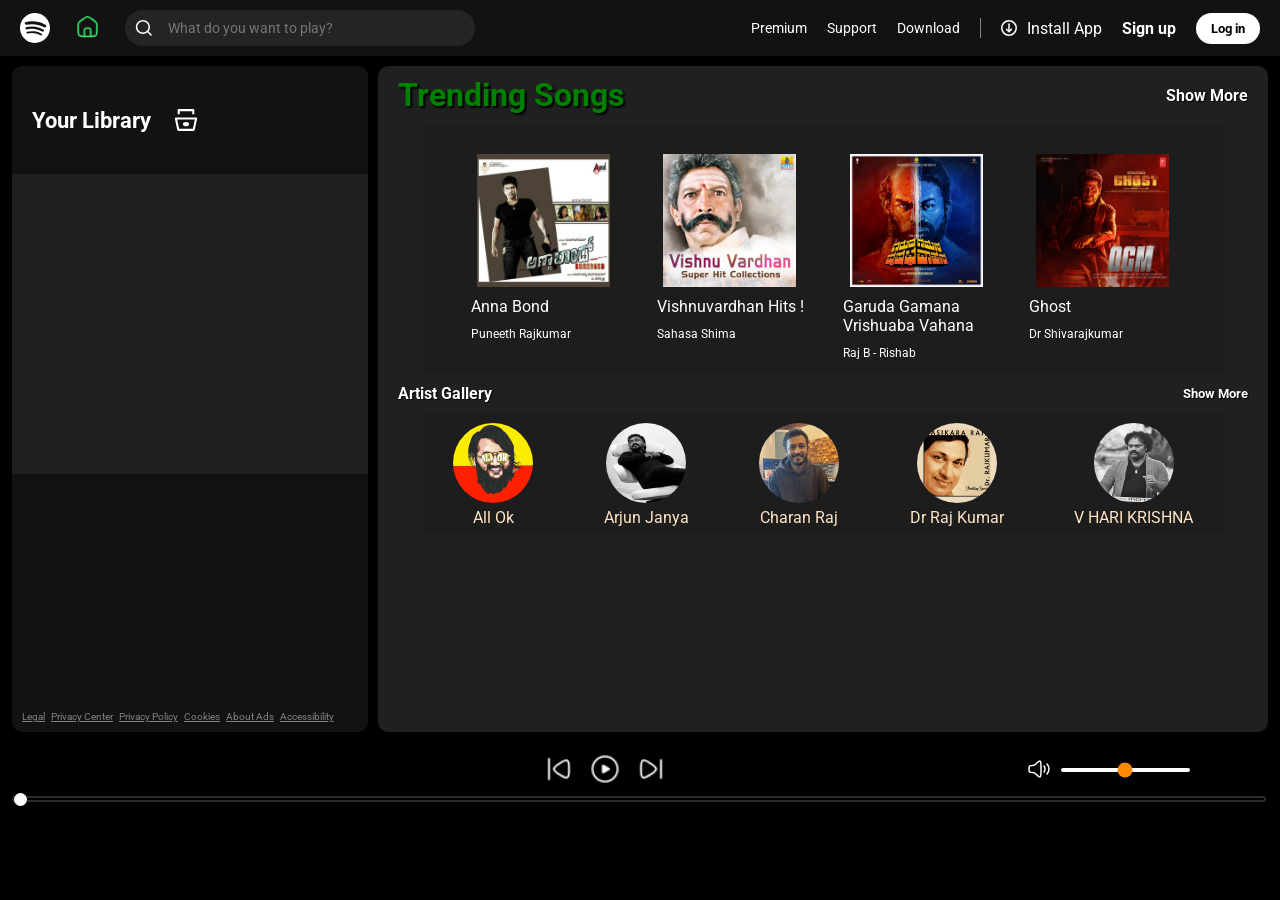
<file: index.html>
<!DOCTYPE html>
<html lang="en">

<head>
    <meta charset="UTF-8">
    <meta name="viewport" content="width=device-width, initial-scale=1.0">
    <title>GAGAN</title>
    <link rel="stylesheet" href="index.css">
    <link rel="stylesheet" href="mediaquery.css">
    <link rel="shortcut icon" href="thumbnail/favicon.ico" type="image/x-icon">

</head>

<body>
    <!-- <script src="script.js"></script> -->
    <script src="index.js"></script>
    <div class="layout">
        <div class="navbar">
            <!-- Left side -->
            <div class="nav-left">
                <img src="./Images/logo.svg" alt="Spotify" class="logo">
                <a href="./index.html"><img src="./Images/home.png" alt="Home" class="home-icon grow"></a>
                <div class="search-container">
                    <img src="./Images/search.svg" alt="Search" class="search">
                    <input type="text" placeholder="What do you want to play?">
                </div>
            </div>

            <!-- Right side -->
            <div class="nav-right">
                <a href="#" class="grow hide">Premium</a>
                <a href="#" class="grow hide">Support</a>
                <a href="#" class="grow hide">Download</a>
                <div class="divider"></div>
                <div class="install grow">
                    <img src="./Images/download.svg" alt="Install">
                    <span class="">Install App</span>
                </div>
                <span class="signup grow">Sign up</span>
                <button class="login-btn grow">Log in</button>
            </div>

        </div>
        <div class="main">
            <div class="left">
                
                <div class="lib">
                    <span class="dabba">
                        <h1 class="text716">Your Library</h1>
                        <img src="./Images/library.svg" width="50">  
                    </span>
                    <div>
                        <img src="./Images/cross.png" class="cross">
                    </div>
                    
                </div>
                <div class="album">
                    <ul>

                    </ul>
                </div>

                <div class="footer">
                    <div><a href="https://www.spotify.com/jp/legal/"><span>Legal</span></a></div>
                    <div><a href="https://www.spotify.com/jp/privacy/"><span>Privacy Center</span></a></div>
                    <div><a href="https://www.spotify.com/jp/legal/privacy-policy/"><span>Privacy Policy</span></a>
                    </div>
                    <div><a href="https://www.spotify.com/jp/legal/cookies-policy/"><span>Cookies</span></a></div>
                    <div><a href="https://www.spotify.com/jp/legal/privacy-policy/#s3"><span>About Ads</span></a></div>
                    <div><a href="https://www.spotify.com/jp/accessibility/"><span>Accessibility</span></a></div>
                </div>
            </div>
            <div class="right">
                <div class="spotifyplaylist">
                    <div class="right-head">
                        <div class="ham">
                        <div class="hamburger"><img src="./Images/hamburger.png" alt=""></div>
                        <h1 style="color:#008000; text-shadow: 2px 2px 2px black;">Trending Songs</h1>
                        </div>
                        <h4 style="color:white;text-shadow: 0.9px 0.9px 0.9px black;">Show More</h4>
                    </div>
                    
                    <div class="cardContainer">
                    </div>
                </div>
                <div class="right-head">
                    <h4 style="color:white;text-shadow: 0.9px 0.9px 0.9px black;">Artist Gallery</h4>
                    <h5 style="font-size: small;  color:white;text-shadow: 0.9px 0.9px 0.9px black;">Show More</h5>
                </div>
                <div class="artistGallery">
                    <div class="artistContainer">
                    </div>

                </div>

            </div>


        </div>
        <div class="foot-play">


            <div class="playbar">

                <div class="abovebar">
                    <div class="songinfo"></div>
                    <div class="songbuttons">
                        <img width="30" height="30" id="previous" src="./Images/previous.png" alt="">
                        <img width="30" height="30" id="play" src="./Images/play.png" alt="">
                        <img width="30" height="30" id="next" src="./Images/next.png" alt="">
                    </div>
                    <div class="VolTime">
                        <div class="songtime"></div>
                        <div class="volume" style="filter: invert(1);"><img src="./Images/volume-high.png" alt="">
                            <div class="range"><input type="range" class="volrange" min="0" max="100"></div>
                        </div>
                    </div>
                </div>

                <div class="seekbar">
                    <div class="progress"></div>
                    <div class="circle"></div>
                </div>
            </div>
        </div>
</body>

</html>
</file>
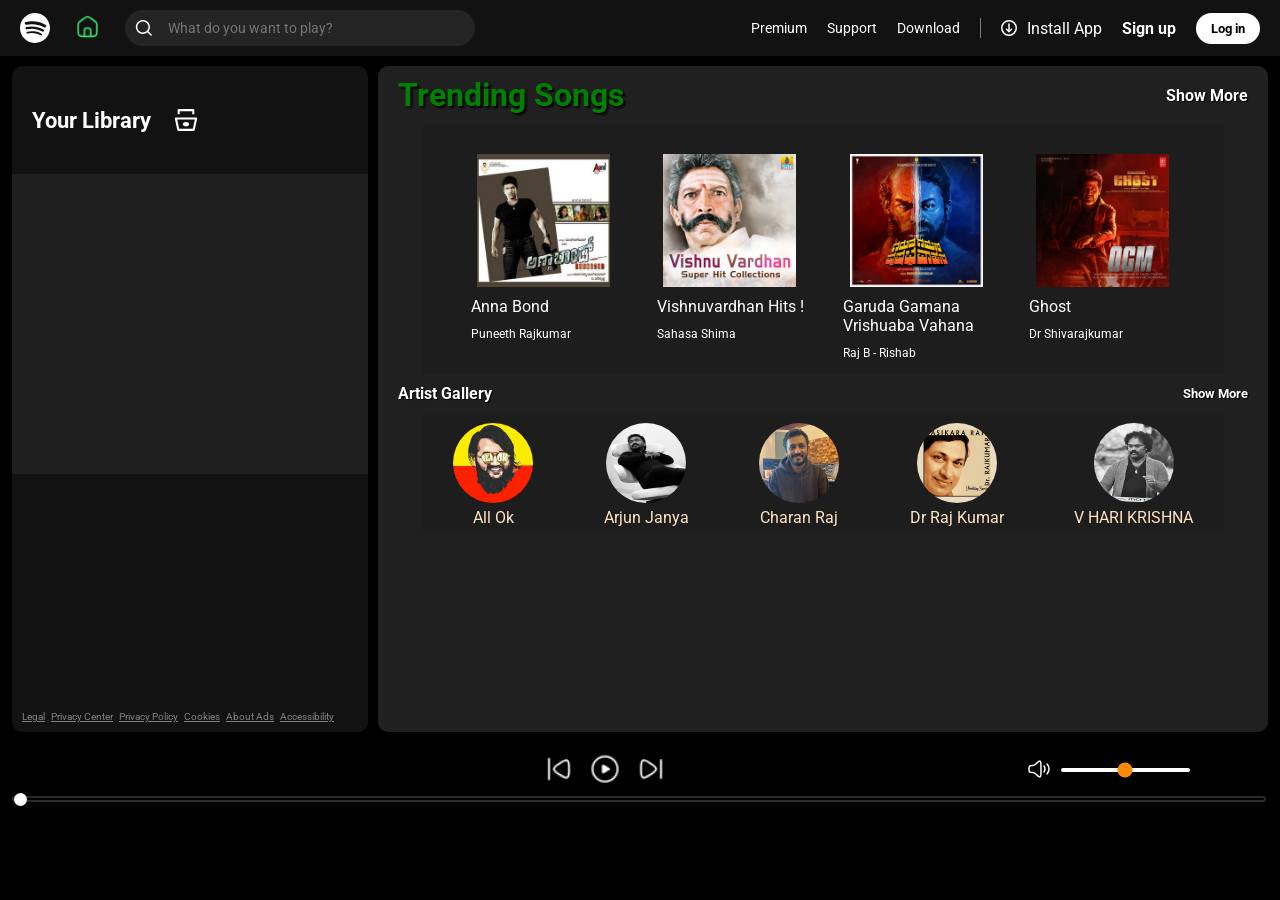
<file: old.html>
<!DOCTYPE html>
<html lang="en">

<head>
    <meta charset="UTF-8">
    <meta name="viewport" content="width=device-width, initial-scale=1.0">
    <title>GAGAN</title>
    <link rel="stylesheet" href="index.css">
    <link rel="stylesheet" href="mediaquery.css">
    <link rel="shortcut icon" href="thumbnail/favicon.ico" type="image/x-icon">

</head>

<body>
<!--     <script src="script.js"></script> -->
    <script src="index.js"></script>
    <div class="layout">
        <div class="navbar">
            <!-- Left side -->
            <div class="nav-left">
                <img src="./Images/logo.svg" alt="Spotify" class="logo">
                <a href="./index.html"><img src="./Images/home.png" alt="Home" class="home-icon grow"></a>
                <div class="search-container">
                    <img src="./Images/search.svg" alt="Search" class="search">
                    <input type="text" placeholder="What do you want to play?">
                </div>
            </div>

            <!-- Right side -->
            <div class="nav-right">
                <a href="#" class="grow hide">Premium</a>
                <a href="#" class="grow hide">Support</a>
                <a href="#" class="grow hide">Download</a>
                <div class="divider"></div>
                <div class="install grow">
                    <img src="./Images/download.svg" alt="Install">
                    <span class="">Install App</span>
                </div>
                <span class="signup grow">Sign up</span>
                <button class="login-btn grow">Log in</button>
            </div>

        </div>
        <div class="main">
            <div class="left">
                
                <div class="lib">
                    <span class="dabba">
                        <h1 class="text716">Your Library</h1>
                        <img src="./Images/library.svg" width="50">  
                    </span>
                    <div>
                        <img src="./Images/cross.png" class="cross">
                    </div>
                    
                </div>
                <div class="album">
                    <ul>

                    </ul>
                </div>

                <div class="footer">
                    <div><a href="https://www.spotify.com/jp/legal/"><span>Legal</span></a></div>
                    <div><a href="https://www.spotify.com/jp/privacy/"><span>Privacy Center</span></a></div>
                    <div><a href="https://www.spotify.com/jp/legal/privacy-policy/"><span>Privacy Policy</span></a>
                    </div>
                    <div><a href="https://www.spotify.com/jp/legal/cookies-policy/"><span>Cookies</span></a></div>
                    <div><a href="https://www.spotify.com/jp/legal/privacy-policy/#s3"><span>About Ads</span></a></div>
                    <div><a href="https://www.spotify.com/jp/accessibility/"><span>Accessibility</span></a></div>
                </div>
            </div>
            <div class="right">
                <div class="spotifyplaylist">
                    <div class="right-head">
                        <div class="ham">
                        <div class="hamburger"><img src="./Images/hamburger.png" alt=""></div>
                        <h1 style="color:#008000; text-shadow: 2px 2px 2px black;">Trending Songs</h1>
                        </div>
                        <h4 style="color:white;text-shadow: 0.9px 0.9px 0.9px black;">Show More</h4>
                    </div>
                    
                    <div class="cardContainer">
                    </div>
                </div>
                <div class="right-head">
                    <h4 style="color:white;text-shadow: 0.9px 0.9px 0.9px black;">Artist Gallery</h4>
                    <h5 style="font-size: small;  color:white;text-shadow: 0.9px 0.9px 0.9px black;">Show More</h5>
                </div>
                <div class="artistGallery">
                    <div class="artistContainer">
                    </div>

                </div>

            </div>


        </div>
        <div class="foot-play">


            <div class="playbar">

                <div class="abovebar">
                    <div class="songinfo"></div>
                    <div class="songbuttons">
                        <img width="30" height="30" id="previous" src="./Images/previous.png" alt="">
                        <img width="30" height="30" id="play" src="./Images/play.png" alt="">
                        <img width="30" height="30" id="next" src="./Images/next.png" alt="">
                    </div>
                    <div class="VolTime">
                        <div class="songtime"></div>
                        <div class="volume" style="filter: invert(1);"><img src="./Images/volume-high.png" alt="">
                            <div class="range"><input type="range" class="volrange" min="0" max="100"></div>
                        </div>
                    </div>
                </div>

                <div class="seekbar">
                    <div class="progress"></div>
                    <div class="circle"></div>
                </div>
            </div>
        </div>
</body>

</html>
</file>
<file: index.css>
@import url("https://fonts.googleapis.com/css2?family=Lato:wght@700&family=Roboto:ital,wght@0,100;0,300;0,400;0,500;0,700;0,900;1,100;1,300;1,400;1,500;1,700;1,900&display=swap");

* {
  margin: 0;
  padding: 0;
  font-family: "Roboto", sans-serif;
  box-sizing: border-box;
}
body {
  background-color: #000000;
  min-height: 100vh;
}
.layout {
  display: flex;
  flex-direction: column;
  height: 100%;
  gap: 10px;
}
.download {
  display: flex;
  gap: 10;
}

.grow:hover {
  transform: scale(1.2);
  font-weight: 300;
}

.navbar {
  display: flex;
  align-items: center;
  justify-content: space-between;
  background-color: #121212;
  padding: 10px 20px;
}

/* Left side */
.nav-left {
  display: flex;
  align-items: center;
  gap: 25px;
}

.logo {
  width: 30px;
  height: 30px;
}

.home-icon {
  width: 25px;
  height: 25px;
  filter: invert(1);
  cursor: pointer;
}

/* Search bar */
.search-container {
  display: flex;
  align-items: center;
  background-color: #242424;
  border-radius: 50px;
  padding: 0px 10px;
  width: 350px;
  gap: 15px;
}

.search-container input {
  background: none;
  border: none;
  outline: none;
  color: white;
  width: 100%;
  font-size: 14px;
  margin-left: 8px;
  margin: 10px 0;
}

.search-container img {
  width: 18px;
  height: 18px;
}

/* Right side */
.nav-right {
  display: flex;
  align-items: center;
  gap: 20px;
}

.nav-right a {
  text-decoration: none;
  color: white;
  font-size: 14px;
}

.divider {
  height: 20px;
  width: 1px;
  background-color: gray;
}

.install {
  display: flex;
  align-items: center;
  gap: 10px;
  cursor: pointer;
  color: white;
}

.install img {
  width: 16px;
  height: 16px;
}

.signup {
  font-weight: bold;
  cursor: pointer;
  color: white;
}

.login-btn {
  background-color: white;
  color: black;
  border: none;
  border-radius: 50px;
  padding: 8px 15px;
  font-weight: bold;
  cursor: pointer;
}

/* -----------------main--------------- */

.main {
  display: flex;
  height: calc(100vh - 26vh);
  background-color: rgba(0, 0, 0, 0.5);
  margin: 0px 12px;
  gap: 10px;
  height: calc(100-13) vh;
}
.left {
  min-width: 25vw;
  width: 40%;
  background-color: #121212;
  /* margin-left: 12px; */
  border-radius: 10px;
  top: 85px;
  height: 100%;
  position: relative;
  top: 0;
  transform: translateX(0);
  transition: transform 0.5s ease-out;
  overflow-y: scroll;
}
.right {
  /* min-width: 75vw; */
  width: 100%;
  /* margin-right:12px ; */
  max-height: calc(100 - 13)vh;
  background-color: #202020;
  border-radius: 10px;
  padding-bottom: 100px;
  display: flex;
  flex-direction: column;
  position: relative;
  
}
.lib {
  display: flex;
  height: 12vh;
  justify-content: space-between;
  align-items: center;
  color: #ffffff;
  min-width: 24.5vw;
  width: 100%;
  background-color: #121212;
  border-radius: 10px;
  padding-right: 13px;
}
.lib > img {
  width: 14px;
  height: 14px;
  padding: 0px 16px;
}

.lib > span {
  padding-left: 10px;
}

.text716 {
  font-weight: 700;
  font-size: 22px;
}
.album {
  background-color: rgba(0, 0, 0, 0.5);
  overflow-y: scroll;
  height: 100px;
}

.album ul {
  padding: 10px 28px;
  color: white;
}
.album ul li {
  list-style-type: decimal;
  color: white;

   white-space: normal;
  overflow-wrap: break-word; 
  word-break: break-word; 
}

li:hover {
  background-color: rgba(255, 255, 255, 0.164);
}

.album {
  background-color: #1f1f1f;
  height: 300px;
  min-width: 25vw;
  overflow: scroll;
  overflow-x: hidden;
}

.album ul {
  padding: 0 12px;
  color: white;
}


.cross{
display: none;
cursor: pointer;
}


.album ul li {
  list-style-type: decimal;
  display: flex;
  justify-content: space-evenly;
  gap: 12px;
  cursor: pointer;
  /* padding: 12px 0; */
  padding: 12px;
  border: 1px solid rgba(146, 143, 143, 0.491);
  margin: 12px 0;
  padding: 2px;
  border-radius: 5px;
  color: white;
  /* height: 70px; */
  /* min-width: 350px; */
  /* text-align: center; */
  /* min-width: auto; */
  flex-wrap: nowrap;
  word-break: break-word;
  overflow-wrap: normal;
}

.album .info {
  font-size: 10px;
  padding-top: 1px;
  width: 111px;
  height: 65px;
}

.info {
  margin-top: 16px;
}

.info div {
  word-wrap: break-all;
}

.playnow {
  display: flex;
  justify-content: center;
  align-items: center;
}

.playnow span {
  font-size: 15px;
  width: 64px;
  padding: 12px;
}

.music {
  display: flex;
  align-items: center;
}

.album-text {
  width: 111px;
  height: 29px;
  display: flex;
  align-items: center;
  justify-content: center;
}

.album-author {
  padding-bottom: 10px;
  margin-bottom: 15px;
  width: 111px;
  /* height: 1px; */
}

.box {
  width: 25px;
  height: 25px;
  background-color: #202020;
  margin: 10px;
}

.footer {
  display: flex;
  font-size: 10px;
  color: grey;
  gap: 6px;
  padding: 10px;
  position: absolute;
  bottom: 0;
}

.footer a {
  color: grey;
}

.right-head {
  display: flex;
  justify-content: space-between;
  align-items: center;
  padding: 10px 20px;
}

.card {
  width: 170px;
  overflow: hidden;
  transition: all 0.9s;
  position: relative;
  border: none;
  border-radius: 10px;
  display: flex;
  flex-direction: column;
  padding: 0 px 15px;
  align-items: center;
  
}
.card > img {
  object-fit: contain;
  width: 90%;
  padding-top: 10px;
  /* justify-content: flex-end; */
  border: none;
  border-radius: 0px;
}

.card:hover {
  background-color: rgba(255, 255, 255, 0.164);
  cursor: pointer;
  /* 0: 1; */
}

.card > * {
  padding: 5px 10px;
}

.spotifyplaylist {
  width: 100%;
  overflow: hidden;
  min-height: 300px;
}

.cardContainer {
  display: flex;
  flex-wrap: wrap;
  gap: 10px;
  padding: 30px;
  padding-top: 20px;
  justify-content: space-evenly;
  background-color: #1d1d1d;
  overflow-y: auto;
  height: 250px;
  margin: auto; margin-top: 0px;
  /* padding-left: 60px; */
  width: 90%;
}

.card > h2 {
  font-weight: 400;
  font-size: 16px;
  color: white;
  align-self:flex-start;
  padding-left: 12px;
}
.card > p {
  font-weight: 400;
  font-size: 12px;
  color: white;
  align-self:flex-start;
  padding-left: 12px;
  line-height: 16px;
}

.play {
  position: absolute;
  bottom: 100px;
  right: 42px;
  width: 8px;
  height: 8px;
  border-radius: 50%;
  padding: 4px;
  display: flex;
  align-items: center;
  justify-content: center;
  opacity: 0;
  transform: translateY(20px);
  /* transition: opacity 0.4s ease, transform 0.4s ease; */
  transition: opacity 0.3s ease, transform 0.3s ease;
}

.card:hover .play {
  opacity: 1;
  transform: translateY(0);
}

/* For Webkit browsers (e.g., Chrome, Safari) */
::-webkit-scrollbar {
  width: 12px;
}

::-webkit-scrollbar-thumb {
  background-color: #333; /* Dark color for the thumb */
  border-radius: 6px;
}

::-webkit-scrollbar-track {
  background-color: #222; /* Dark color for the track */
}

/* For Firefox */
/* scrollbar-color : #333 #222; Dark color for the thumb and track in Firefox */

.playbar {
  /* background-color: #008000; */
  background-color: rgba(255, 255, 255, 0);
  /* background:#01ff51; */
  border-radius: 10px;
  width: 100%;
  z-index: 99999;
  padding: 12px;
  box-sizing: border-box;
  margin: auto;
  height: 60px;
  position: relative;
  /* display: flex;
  justify-content: space-evenly; */
}
.songbuttons {
  display: flex;
  justify-content: center;
  gap: 16px;
  margin: auto;
}

.seekbar {
  height: 6px;
  width: 98%;
  border: 2px solid rgba(255, 255, 255, 0.164);
  /* background-color: #1fc31f; */
  background-color: #000000;
  border-radius: 10px;
  position: absolute;
  bottom: 0px;
  cursor: pointer;
  /* overflow: hidden; */
}

.progress {
  height: 100%;
  background-color: white;
  width: 0%;
}

.circle {
  width: 13px;
  height: 13px;
  border-radius: 13px;
  background-color: white;
  position: relative;
  bottom: 7.5px;
  left: 0%;
  transition: left 0.2s;
}

.songbuttons img {
  cursor: pointer;
  z-index: 999999;
  filter: invert(1);
}

.abovebar {
  display: flex;
  justify-content: space-around;
  width: 100%;
  padding: 0 12px;
  align-items: center;
}

.songinfo {
  color:white;
  padding: 0 12px;
  font-size: 14px;
  font-weight:lighter;
  /* border: greenyellow solid; */
  width: 260px;
}

.songtime {
  color: white;
  padding: 0 12px;
  font-size: 14px;
  font-weight: lighter;
}

.abovebar {
  display: flex;
  justify-content: space-between;
}

.VolTime {
  display: flex;
  width: 330px;
  justify-content: center;
  align-items: center;
  gap: 10px;
}

.volume {
  display: flex;
  justify-content: center;
  align-items: center;
  gap: 10px;
  /* flex-direction: column; */
}

.volume>img{
  filter: invert(1);
}

.volrange {
  height: 4px;
  background-color: red;
}

input[type="range"] {
  -webkit-appearance: none;
  background: black;
  border-radius: 3px;
  margin-bottom: 10px;
}

.dabba {
  display: flex;
  gap: 10px;
  /* width: 150px; */
  margin: 10px;
  height: 25px;
  justify-content: space-between;
}

.volume , .volrange input{
  cursor: pointer;
}


/* ---------------------------------[new feature]---------------------------------- */

.artistContainer{
  display: flex;
  flex-wrap: wrap;
  gap: 10px;
  padding: 10px 30px; 
  justify-content: space-evenly;
  background-color: #1d1d1d;
  overflow-y: hidden;
  height: 120px;
  margin: auto; margin-top: 0px;
  /* padding-left: 60px; */
  width: 90%;
  /* overflow:scroll; */
  overflow-y: scroll;
  gap: 70px;
}

.artistGallery{
  width: 100%;
  overflow: hidden;
  min-height:210px;
  /* overflow-y: scroll; */
  /* padding: 20px; */
}

.artist>img{
  /* padding-top: 20px; */
  width: 80px;
  height: 80px;
  border-radius: 50%;
}

.artist-Text{
  font-size: medium;
  /* text-shadow: 0.5px 0.5px 0.5px whitesmoke; */
  color: bisque;
  /* text-align: center; */
}

.artist:hover{
transform: scale(1.05);
/* background-color: rgba(255, 255, 255, 0.164); */
border-radius: 10px;
}
.artist{
  /* width:150px;
  height:100px; */
  display: flex;
  flex-direction: column;
  gap: 5px;
  justify-content: center;
  align-items: center;
}



/* -----------HAM BURGER--------------- */

.ham{
  display: flex;
  gap: 10px;
  align-items: center;
  justify-content: center;
}

.hamburger{
  display: none;
  cursor: pointer;
}
</file>
<file: mediaquery.css>
@media screen and (max-width: 1100px) and (min-width: 900px) {
  .main {
    height: calc(100vh - 150px);
  }
  .left {
    position: absolute;
    overflow: hidden;
    left: -120%;
    top: 60px;
    transition: all 0.5s ease-out;
    z-index: 1;
    height: calc(100vh - 150px);
    display: flex;
    flex-direction: column;
    justify-content: left;
    /* align-items: center; */
    margin: 0;
    /* height: max-content; */
    width: 40vw;
  }
  .album {
    margin: 0;
  }

  .right {
    width: 100vw;
    transition: all 0.5s ease-in;
    flex: 1;
  }

  .navbar {
    height: max-content;
    width: max-content;
    justify-content: space-between;
    width: 100%;
    flex-shrink: 0.8;
  }

  .main {
    margin-left: 0;
  }
  .nav-left {
    display: flex;
    align-items: center;
    gap: 15px;
  }

  .hide {
    display: none;
  }

  .foot-play {
    width: 100%;
  }
  .playbar {
    width: 100%;
  }
/* 
  .artistGallery {
    width: 100%;
    overflow: hidden;
    height: 30vh;
  }
  .artistContainer {
    height: 363px;
  }
  .cardContainer {
    height: 510px;
  }

  .spotifyplaylist {
    width: 100%;
    overflow: hidden;
    min-height: 563px;
  } */
  .hamburger {
    display: block;
  }

  .cross {
    display: block;
  }
}

@media screen and (max-width: 900px) {
  .main {
    height: calc(100vh - 150px);
    margin: 0;
  }
  .left {
    position: absolute;
    overflow: visible;
    left: -120%;
    top: 60px;
    transition: all 0.5s ease-out;
    z-index: 1;
    height: calc(100vh - 150px);
    display: flex;
    flex-direction: column;
    justify-content: left;
    margin: 0;
    min-height: max-content;
    width: 100vw;
    margin-left: 0px;
    z-index: 99999;
    max-width: 80vw;
  }
  .lib {
    width: 100%;
  }
  .album {
    width: 100%;
    margin: 0;
  }

  .right {
    width: 100vw;
    transition: all 0.5s ease-in;
    flex: 1;
  }

  .navbar {
    width: 100%;
    justify-content: space-between;
    width: 100%;
    flex-shrink: 0.8;
  }

  .hide {
    display: none;
  }
  .search-container,
  .install {
    display: none;
  }

  .hamburger,
  .cross {
    display: block;
  }
  .card {
    width: 110px;
  }
  .artistContainer {
    height: 280px;
    flex-wrap: nowrap;
    align-items: center;
  }
  .play > img {
    width: 20px;
    height: 20px;
  }
  .play {
    position: absolute;
    bottom: 90px;
    right: 26px;
  }
  .foot-play {
    min-width: max-content;
    width: 100vw;
  }
  .playbar,
  .abovebar {
    min-width: max-content;
    width: 100vw;
  }
  .abovebar {
    flex-direction: column;
    gap: 20px;
    align-items: center;
    justify-content: center;
    /* padding-bottom: 20px; */
  }
  .seekbar {
    width: 90%;
    bottom: 18px;
  }
  .VolTime {
    gap: 30px;
  }
}
</file>
